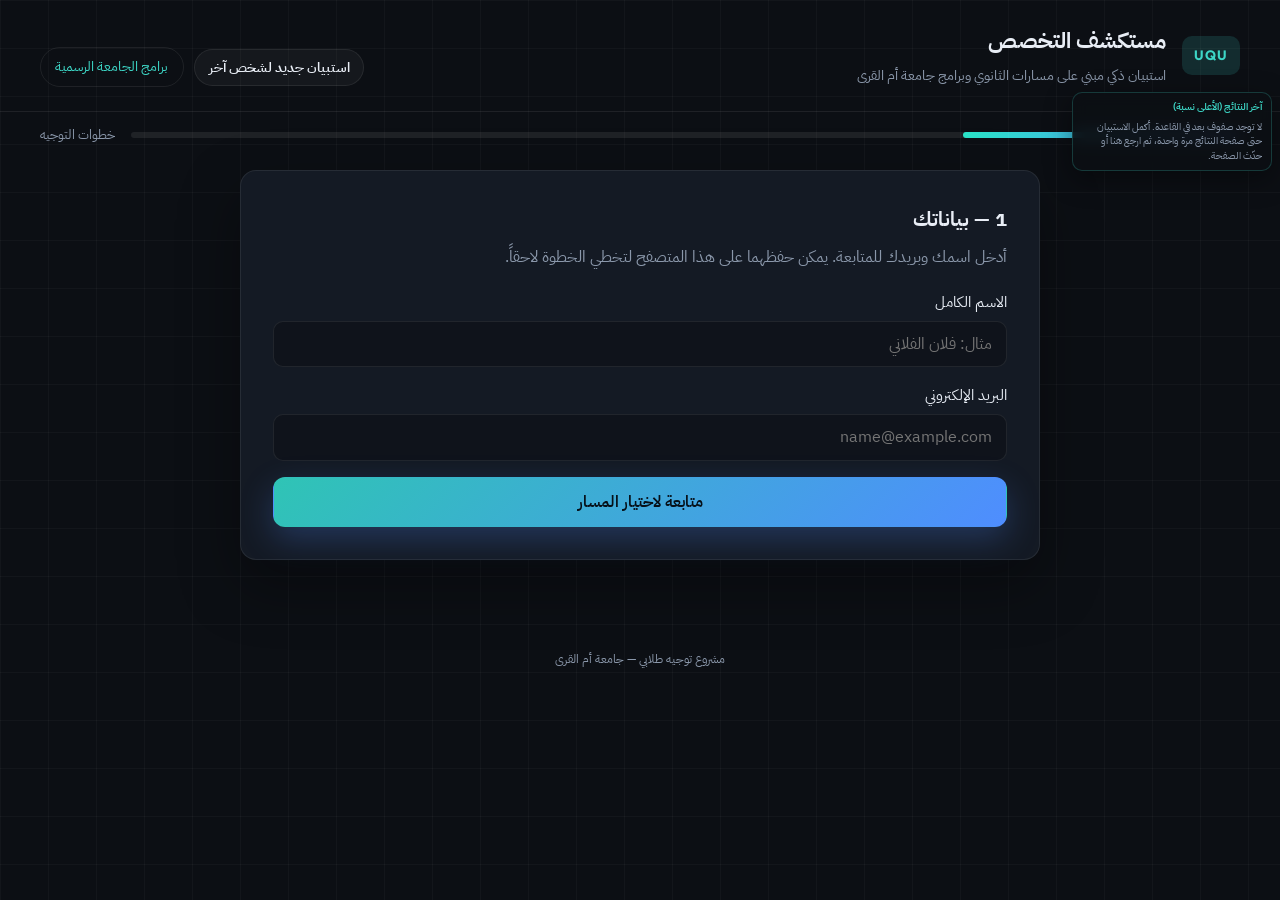
<file: index.html>
<!DOCTYPE html>
<html lang="ar" dir="rtl">
  <head>
    <meta charset="utf-8" />
    <meta name="viewport" content="width=device-width, initial-scale=1" />
    <title>توجيه تخصصات — جامعة أم القرى (استبيان)</title>
    <link rel="preconnect" href="https://fonts.googleapis.com" />
    <link rel="preconnect" href="https://fonts.gstatic.com" crossorigin />
    <link
      href="https://fonts.googleapis.com/css2?family=IBM+Plex+Sans+Arabic:wght@400;500;600;700&family=Outfit:wght@500;700&display=swap"
      rel="stylesheet"
    />
    <link rel="stylesheet" href="css/styles.css" />
  </head>
  <body>
    <div class="bg-grid" aria-hidden="true"></div>
    <header class="site-header">
      <div class="brand">
        <span class="logo">UQU</span>
        <div>
          <h1>مستكشف التخصص</h1>
          <p class="tagline">استبيان ذكي مبني على مسارات الثانوي وبرامج جامعة أم القرى</p>
        </div>
      </div>
      <div class="header-actions">
        <button type="button" id="btn-new-visitor" class="btn-header-secondary">
          استبيان جديد لشخص آخر
        </button>
        <a class="link-out" href="https://uqu.edu.sa/App/Degrees" target="_blank" rel="noopener"
          >برامج الجامعة الرسمية</a
        >
      </div>
    </header>

    <div class="progress-wrap" role="presentation">
      <div class="progress-bar"><div id="progress-fill" class="progress-fill"></div></div>
      <span class="progress-label">خطوات التوجيه</span>
    </div>

    <aside id="track-feed-panel" class="track-feed-panel hidden" aria-hidden="true">
      <div class="track-feed-inner">
        <p class="track-feed-title">آخر النتائج (الأعلى نسبة)</p>
        <div id="track-feed-list" class="track-feed-list"></div>
      </div>
    </aside>

    <main class="shell">
      <section id="panel-register" class="panel card">
        <h2>1 — بياناتك</h2>
        <p class="lead">
          أدخل اسمك وبريدك للمتابعة. يمكن حفظهما على هذا المتصفح لتخطي الخطوة لاحقاً.
        </p>
        <div id="register-saved-block" class="register-saved-block hidden">
          <p class="saved-greeting">مرحباً، <strong id="saved-display-name"></strong></p>
          <p class="saved-email muted small" id="saved-display-email"></p>
          <div class="saved-actions">
            <button type="button" id="btn-start-saved" class="btn primary wide">ابدأ الاختبار</button>
            <button type="button" id="btn-edit-register" class="btn ghost wide">تغيير الاسم أو البريد</button>
          </div>
          <p class="muted tiny saved-hint">البيانات محفوظة في هذا المتصفح فقط (مثل ملفات تعريف الارتباط المحلية).</p>
        </div>
        <form id="form-register" class="form-grid" novalidate autocomplete="off">
          <label class="field">
            <span>الاسم الكامل</span>
            <input id="inp-name" name="name" type="text" autocomplete="off" required placeholder="مثال: فلان الفلاني" />
          </label>
          <label class="field">
            <span>البريد الإلكتروني</span>
            <input
              id="inp-email"
              name="email"
              type="email"
              autocomplete="off"
              required
              placeholder="name@example.com"
            />
          </label>
          <button type="submit" class="btn primary wide">متابعة لاختيار المسار</button>
        </form>
      </section>

      <section id="panel-track" class="panel card hidden">
        <h2>2 — مسار الثانوي</h2>
        <p class="lead">
          حسب نظام مسارات المرحلة الثانوية في المملكة؛ التخصصات تُفلتر أولاً بما يناسب مسارك قبل حساب الملاءمة.
        </p>
        <div id="track-list" class="choice-list"></div>
        <button type="button" id="btn-tracks-next" class="btn primary wide" disabled>ابدأ الاستبيان</button>
      </section>

      <section id="panel-survey" class="panel card hidden">
        <h2>3 — قياس المستوى والميول</h2>
        <p class="lead">
          أدخل <strong>معدلك التراكمي للثانوية (من 5)</strong> ثم أجب بصدق؛ النتيجة تقترح أفضل ثلاثة تخصصات من برامج
          البكالوريوس في أم القرى مع مقارنة اشتراط المعدل المرجعي لكل برنامج وتقدير راتب سوقي
          <strong>غير ملزم</strong>.
        </p>
        <div id="questions"></div>
        <button type="button" id="btn-survey-submit" class="btn primary wide">عرض النتائج</button>
      </section>

      <section id="panel-results" class="panel card hidden">
        <h2>4 — نتيجتك</h2>
        <div class="result-summary">
          <p><strong>الطالب:</strong> <span id="res-user"></span></p>
          <p><strong>مسار الثانوي:</strong> <span id="res-track"></span></p>
          <p id="res-stem" class="muted small"></p>
          <p id="res-level" class="level-line"></p>
          <p id="res-gpa" class="gpa-summary-line"></p>
        </div>
        <div id="res-majors" class="major-list"></div>
        <section id="res-global-stats" class="global-stats hidden" aria-label="إحصائية شائع التخصصات"></section>
        <p id="res-confidence" class="muted small"></p>
        <p class="disclaimer">
          المصدر الأكاديمي للأسماء والساعات: صفحة
          <a href="https://uqu.edu.sa/App/Degrees" target="_blank" rel="noopener">برامج الجامعة | أم القرى</a>.
          الرواتب والملاءمة <strong>تقديرية</strong> للتوجيه فقط؛ القبول النهائي والاشتراطات من الجامعة والجهات المختصة.
          حتى مع استبيان أطول، لا يوجد نموذج «شبه أكيد»؛ النتيجة تعتمد على صدق الإجابات ولا تحل محل الاختبارات أو معايير القبول الرسمية.
        </p>
        <button type="button" id="btn-restart" class="btn ghost wide">جلسة جديدة</button>
      </section>
    </main>

    <footer class="site-footer">
      <p class="muted tiny">مشروع توجيه طلابي — جامعة أم القرى</p>
    </footer>

    <script src="data/registry-bundle.js"></script>
    <script src="js/uqu-config.js"></script>
    <script src="js/app.js"></script>
  </body>
</html>
</file>
<file: css/styles.css>
:root {
  --bg: #0c0f14;
  --card: #141a24;
  --border: rgba(255, 255, 255, 0.08);
  --text: #e8edf5;
  --muted: #8b98ab;
  --accent: #3dd6c6;
  --accent-dim: rgba(61, 214, 198, 0.15);
  --warn: #f0c674;
  --font: "IBM Plex Sans Arabic", system-ui, sans-serif;
  --font-en: "Outfit", sans-serif;
}

*,
*::before,
*::after {
  box-sizing: border-box;
}

html {
  scroll-behavior: smooth;
}

body {
  margin: 0;
  min-height: 100vh;
  font-family: var(--font);
  background: var(--bg);
  color: var(--text);
  line-height: 1.65;
}

.bg-grid {
  position: fixed;
  inset: 0;
  background-image: linear-gradient(rgba(255, 255, 255, 0.03) 1px, transparent 1px),
    linear-gradient(90deg, rgba(255, 255, 255, 0.03) 1px, transparent 1px);
  background-size: 48px 48px;
  pointer-events: none;
  z-index: 0;
}

.site-header,
.shell,
.site-footer {
  position: relative;
  z-index: 1;
}

.site-header {
  display: flex;
  flex-wrap: wrap;
  align-items: flex-end;
  justify-content: space-between;
  gap: 1rem;
  padding: 1.5rem clamp(1rem, 4vw, 2.5rem);
  border-bottom: 1px solid var(--border);
}

.header-actions {
  display: flex;
  flex-wrap: wrap;
  align-items: center;
  gap: 0.65rem;
}

.btn-header-secondary {
  font-family: inherit;
  cursor: pointer;
  padding: 0.45rem 0.85rem;
  font-size: 0.85rem;
  font-weight: 600;
  color: var(--text);
  background: rgba(255, 255, 255, 0.04);
  border: 1px solid var(--border);
  border-radius: 999px;
  transition: border-color 0.2s, background 0.2s;
}

.btn-header-secondary:hover {
  border-color: rgba(61, 214, 198, 0.4);
  background: var(--accent-dim);
}

.brand {
  display: flex;
  gap: 1rem;
  align-items: center;
}

.logo {
  font-family: var(--font-en);
  font-weight: 700;
  letter-spacing: 0.08em;
  background: var(--accent-dim);
  color: var(--accent);
  padding: 0.5rem 0.75rem;
  border-radius: 10px;
  font-size: 0.85rem;
}

.site-header h1 {
  margin: 0;
  font-size: 1.35rem;
  font-weight: 700;
}

.tagline {
  margin: 0.25rem 0 0;
  color: var(--muted);
  font-size: 0.9rem;
}

.link-out {
  color: var(--accent);
  text-decoration: none;
  font-size: 0.9rem;
  border: 1px solid var(--border);
  padding: 0.45rem 0.9rem;
  border-radius: 999px;
  transition: background 0.2s, border-color 0.2s;
}

.link-out:hover {
  background: var(--accent-dim);
  border-color: rgba(61, 214, 198, 0.35);
}

.progress-wrap {
  padding: 0.75rem clamp(1rem, 4vw, 2.5rem) 0;
  display: flex;
  align-items: center;
  gap: 1rem;
}

.progress-bar {
  flex: 1;
  height: 6px;
  background: var(--border);
  border-radius: 999px;
  overflow: hidden;
}

.progress-fill {
  height: 100%;
  width: 25%;
  background: linear-gradient(90deg, #2ae4c8, #5b8cff);
  border-radius: 999px;
  transition: width 0.35s ease;
}

.progress-label {
  font-size: 0.8rem;
  color: var(--muted);
  white-space: nowrap;
}

.track-feed-panel {
  position: fixed;
  top: 5.75rem;
  right: max(0.5rem, env(safe-area-inset-right));
  z-index: 2;
  max-width: 12.5rem;
  pointer-events: none;
}

.track-feed-panel.hidden {
  display: none;
}

.track-feed-inner {
  padding: 0.45rem 0.55rem;
  border-radius: 10px;
  border: 1px solid rgba(61, 214, 198, 0.22);
  background: rgba(12, 15, 20, 0.88);
  backdrop-filter: blur(8px);
  box-shadow: 0 8px 28px rgba(0, 0, 0, 0.4);
}

.track-feed-title {
  margin: 0 0 0.35rem;
  font-size: 0.65rem;
  font-weight: 600;
  color: var(--accent);
  line-height: 1.35;
  text-align: right;
}

.track-feed-list {
  display: flex;
  flex-direction: column;
  gap: 0.35rem;
  max-height: 11rem;
  overflow-y: auto;
  overflow-x: hidden;
  scrollbar-width: thin;
}

.track-feed-empty {
  margin: 0;
  font-size: 0.62rem;
  line-height: 1.45;
  color: var(--muted);
  text-align: right;
}

.track-feed-row {
  display: grid;
  grid-template-columns: 1fr auto;
  grid-template-rows: auto auto;
  gap: 0.08rem 0.35rem;
  font-size: 0.68rem;
  line-height: 1.35;
  color: var(--muted);
  padding-bottom: 0.3rem;
  border-bottom: 1px solid rgba(255, 255, 255, 0.06);
  text-align: right;
}

.track-feed-row:last-child {
  border-bottom: none;
  padding-bottom: 0;
}

.track-feed-name {
  grid-column: 1 / -1;
  font-weight: 600;
  color: var(--text);
  overflow: hidden;
  text-overflow: ellipsis;
  white-space: nowrap;
}

.track-feed-major {
  grid-column: 1;
  overflow: hidden;
  text-overflow: ellipsis;
  white-space: nowrap;
  font-size: 0.64rem;
}

.track-feed-pct {
  grid-column: 2;
  font-family: var(--font-en);
  font-size: 0.62rem;
  color: var(--accent);
  white-space: nowrap;
}

@media (max-width: 720px) {
  .track-feed-panel {
    top: auto;
    bottom: max(0.75rem, env(safe-area-inset-bottom));
    right: max(0.5rem, env(safe-area-inset-right));
    max-width: min(11rem, 42vw);
  }

  .track-feed-list {
    max-height: 8rem;
  }
}

.shell {
  max-width: 880px;
  margin: 0 auto;
  padding: 1.5rem clamp(1rem, 4vw, 2.5rem) 3rem;
}

.card {
  background: var(--card);
  border: 1px solid var(--border);
  border-radius: 16px;
  padding: clamp(1.25rem, 3vw, 2rem);
  box-shadow: 0 24px 60px rgba(0, 0, 0, 0.35);
}

.panel h2 {
  margin: 0 0 0.5rem;
  font-size: 1.25rem;
}

.register-saved-block {
  text-align: center;
  padding: 0.25rem 0 0.5rem;
}

.register-saved-block.hidden {
  display: none;
}

.saved-greeting {
  margin: 0 0 0.35rem;
  font-size: 1.05rem;
}

.saved-email {
  margin: 0 0 1rem;
  word-break: break-all;
}

.saved-actions {
  display: flex;
  flex-direction: column;
  gap: 0.6rem;
  max-width: 22rem;
  margin: 0 auto 0.75rem;
}

.saved-hint {
  margin: 0;
  max-width: 22rem;
  margin-left: auto;
  margin-right: auto;
}

.lead {
  color: var(--muted);
  margin-top: 0;
  margin-bottom: 1.25rem;
}

.subh {
  margin: 0 0 0.5rem;
  font-size: 1.05rem;
}

.stem-note {
  margin: 0 0 1rem;
  padding: 0.65rem 0.85rem;
  border-radius: 10px;
  background: var(--accent-dim);
  border: 1px solid rgba(61, 214, 198, 0.25);
  color: var(--text);
  font-size: 0.88rem;
  line-height: 1.55;
}

.secondary-prompt.card-inset {
  margin-bottom: 1.25rem;
  padding: 1rem 1.1rem;
  border-radius: 12px;
  border: 1px solid var(--border);
  background: rgba(0, 0, 0, 0.2);
}

.hidden {
  display: none !important;
}

.form-grid {
  display: flex;
  flex-direction: column;
  gap: 1rem;
}

.field {
  display: flex;
  flex-direction: column;
  gap: 0.35rem;
  font-size: 0.95rem;
}

.field input {
  padding: 0.65rem 0.85rem;
  border-radius: 10px;
  border: 1px solid var(--border);
  background: rgba(0, 0, 0, 0.25);
  color: var(--text);
  font-family: inherit;
  font-size: 1rem;
}

.field input:focus {
  outline: 2px solid rgba(61, 214, 198, 0.45);
  outline-offset: 2px;
}

.btn {
  font-family: inherit;
  cursor: pointer;
  border-radius: 12px;
  border: 1px solid transparent;
  padding: 0.75rem 1.25rem;
  font-size: 1rem;
  font-weight: 600;
  transition: transform 0.15s, box-shadow 0.2s, background 0.2s;
}

.btn:active {
  transform: scale(0.98);
}

.btn.primary {
  background: linear-gradient(135deg, #2fc4b5, #4f8dff);
  color: #061018;
  box-shadow: 0 12px 32px rgba(79, 141, 255, 0.25);
}

.btn.primary:hover:not(:disabled) {
  box-shadow: 0 16px 40px rgba(79, 141, 255, 0.35);
}

.btn.primary:disabled {
  opacity: 0.45;
  cursor: not-allowed;
  box-shadow: none;
}

.btn.ghost {
  background: transparent;
  border-color: var(--border);
  color: var(--text);
  margin-top: 1rem;
}

.btn.ghost:hover {
  border-color: rgba(61, 214, 198, 0.4);
}

.btn.wide {
  width: 100%;
}

.choice-list {
  display: flex;
  flex-direction: column;
  gap: 0.65rem;
  margin-bottom: 1.25rem;
}

.choice {
  text-align: right;
  padding: 0.9rem 1rem;
  border-radius: 12px;
  border: 1px solid var(--border);
  background: rgba(0, 0, 0, 0.2);
  color: inherit;
  font-family: inherit;
  cursor: pointer;
  transition: border-color 0.2s, background 0.2s;
}

.choice strong {
  display: block;
  margin-bottom: 0.25rem;
}

.choice .muted {
  display: block;
  color: var(--muted);
  font-size: 0.85rem;
  font-weight: 400;
}

.track-badge {
  display: inline-block;
  margin: 0.35rem 0 0.15rem;
  font-size: 0.72rem;
  font-weight: 600;
  padding: 0.2rem 0.5rem;
  border-radius: 6px;
  background: rgba(61, 214, 198, 0.14);
  color: var(--accent);
  letter-spacing: 0.02em;
}

.choice:hover {
  border-color: rgba(61, 214, 198, 0.35);
}

.choice.selected {
  border-color: var(--accent);
  background: var(--accent-dim);
}

.q-block {
  margin-bottom: 1.5rem;
  padding-bottom: 1.25rem;
  border-bottom: 1px solid var(--border);
}

.q-title {
  margin: 0 0 0.75rem;
  font-weight: 600;
}

.q-hint {
  margin: -0.35rem 0 0.75rem;
  font-size: 0.82rem;
  color: var(--muted);
  line-height: 1.55;
  padding-inline-start: 0.15rem;
  border-inline-start: 3px solid rgba(61, 214, 198, 0.35);
  padding-inline-end: 0.5rem;
}

.q-num {
  display: inline-flex;
  align-items: center;
  justify-content: center;
  width: 1.75rem;
  height: 1.75rem;
  border-radius: 8px;
  background: var(--accent-dim);
  color: var(--accent);
  font-size: 0.8rem;
  margin-left: 0.5rem;
  vertical-align: middle;
}

.q-options {
  display: flex;
  flex-direction: column;
  gap: 0.4rem;
}

.opt {
  display: flex;
  align-items: flex-start;
  gap: 0.5rem;
  padding: 0.35rem 0;
  cursor: pointer;
  color: var(--muted);
  font-size: 0.95rem;
}

.opt:has(input:checked) {
  color: var(--text);
}

.opt input {
  margin-top: 0.35rem;
  accent-color: var(--accent);
}

.result-summary {
  background: rgba(0, 0, 0, 0.2);
  border-radius: 12px;
  padding: 1rem 1.1rem;
  margin-bottom: 1.5rem;
  border: 1px solid var(--border);
}

.result-summary p {
  margin: 0.35rem 0;
}

.level-line {
  color: var(--accent);
  font-weight: 500;
}

.major-list {
  display: flex;
  flex-direction: column;
  gap: 1rem;
}

.global-stats {
  margin-top: 1.75rem;
  padding: 1.1rem 1.2rem;
  border-radius: 14px;
  border: 1px dashed rgba(61, 214, 198, 0.35);
  background: rgba(61, 214, 198, 0.06);
}

.global-stats.hidden {
  display: none;
}

.global-stats-title {
  margin: 0 0 0.35rem;
  font-size: 1rem;
  color: var(--accent);
}

.global-stats-sub {
  margin: 0 0 1rem;
}

.global-stats-list {
  margin: 0;
  padding: 0;
  list-style: none;
  display: flex;
  flex-direction: column;
  gap: 0.65rem;
}

.global-stats-list li {
  display: flex;
  flex-wrap: wrap;
  align-items: baseline;
  gap: 0.5rem 1rem;
  padding: 0.55rem 0.75rem;
  border-radius: 10px;
  background: rgba(0, 0, 0, 0.2);
  border: 1px solid var(--border);
}

.global-stats .g-rank {
  font-family: var(--font-en);
  font-weight: 700;
  color: var(--muted);
  font-size: 0.85rem;
}

.global-stats .g-name {
  flex: 1;
  min-width: 10rem;
  font-weight: 600;
}

.global-stats .g-count {
  font-family: var(--font-en);
  font-size: 0.9rem;
  color: var(--accent);
}

.major-card {
  border: 1px solid var(--border);
  border-radius: 14px;
  padding: 1.1rem 1.2rem;
  background: rgba(0, 0, 0, 0.15);
  position: relative;
}

.major-rank {
  position: absolute;
  top: 1rem;
  left: 1rem;
  font-family: var(--font-en);
  font-weight: 700;
  color: var(--muted);
  font-size: 0.85rem;
}

.major-card h3 {
  margin: 0 0 0.35rem;
  padding-left: 2.5rem;
  font-size: 1.05rem;
}

.college {
  margin: 0 0 0.75rem;
  color: var(--muted);
  font-size: 0.9rem;
}

.fit {
  display: flex;
  align-items: center;
  justify-content: space-between;
  gap: 1rem;
  padding: 0.5rem 0.75rem;
  border-radius: 10px;
  background: var(--accent-dim);
  margin: 0.5rem 0 1rem;
}

.fit strong {
  font-family: var(--font-en);
  font-size: 1.35rem;
  color: var(--accent);
}

.gpa-block {
  border: 1px solid var(--accent);
  border-radius: 12px;
  padding: 1rem 1.1rem;
  margin-bottom: 1.25rem;
  background: var(--accent-dim);
}

.gpa-field input {
  width: 100%;
  max-width: 12rem;
  margin-top: 0.35rem;
}

.gpa-summary-line {
  margin: 0.35rem 0 0;
  font-size: 0.95rem;
}

.gpa-major-line {
  margin: 0.5rem 0 0.75rem;
  padding: 0.45rem 0.65rem;
  border-radius: 8px;
  font-size: 0.9rem;
}

.gpa-major-line.gpa-ok {
  background: rgba(34, 197, 94, 0.12);
  border: 1px solid rgba(34, 197, 94, 0.35);
}

.gpa-major-line.gpa-warn {
  background: rgba(234, 179, 8, 0.1);
  border: 1px solid rgba(234, 179, 8, 0.4);
}

.small {
  font-size: 0.85rem;
}

.muted {
  color: var(--muted);
}

.disclaimer {
  font-size: 0.85rem;
  color: var(--muted);
  margin-top: 1.5rem;
  line-height: 1.7;
}

.disclaimer a {
  color: var(--accent);
}

.warn {
  color: var(--warn);
}

.site-footer {
  text-align: center;
  padding: 2rem 1rem 2.5rem;
  color: var(--muted);
  font-size: 0.8rem;
}

.tiny {
  font-size: 0.72rem;
  max-width: 36rem;
  margin-left: auto;
  margin-right: auto;
  line-height: 1.6;
}

code {
  font-family: ui-monospace, monospace;
  font-size: 0.85em;
  background: rgba(255, 255, 255, 0.06);
  padding: 0.1rem 0.35rem;
  border-radius: 6px;
}

@media (min-width: 640px) {
  .q-options {
    display: grid;
    grid-template-columns: 1fr 1fr;
    gap: 0.35rem 1rem;
  }
}
</file>
